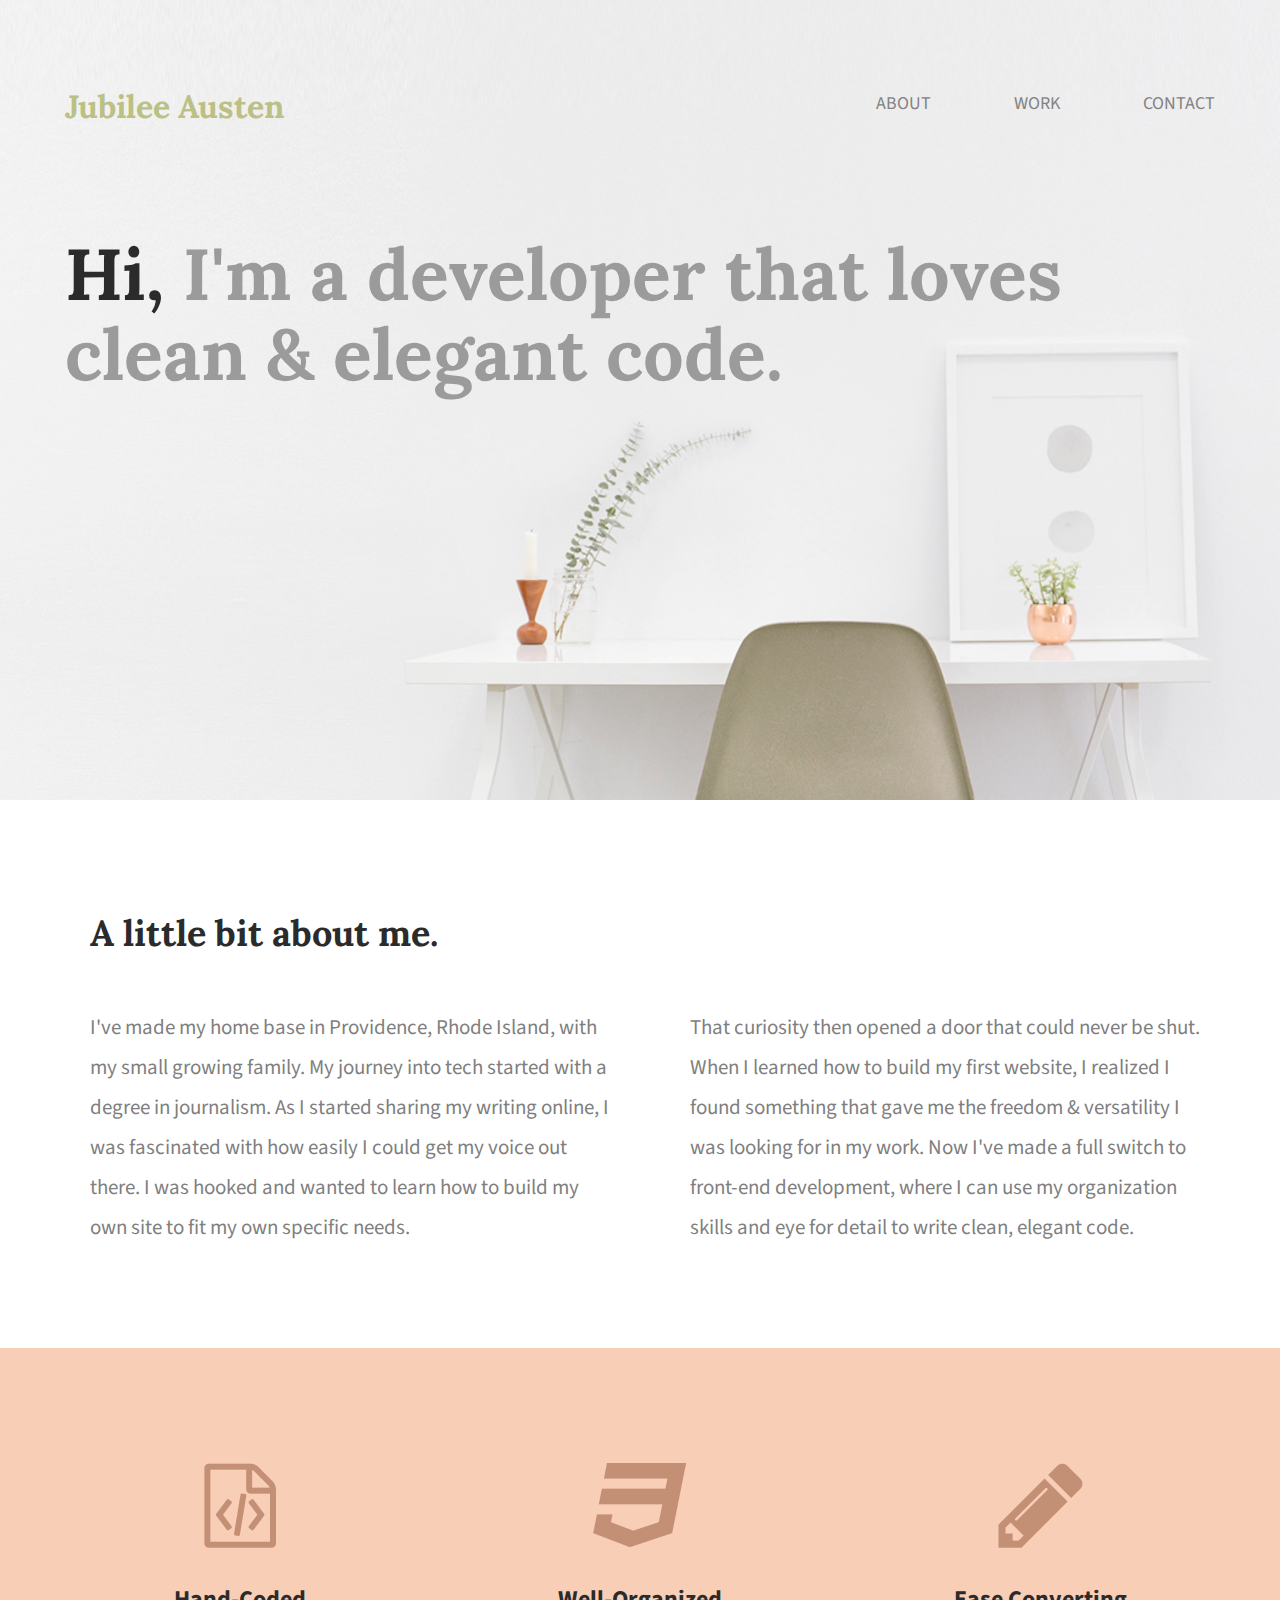
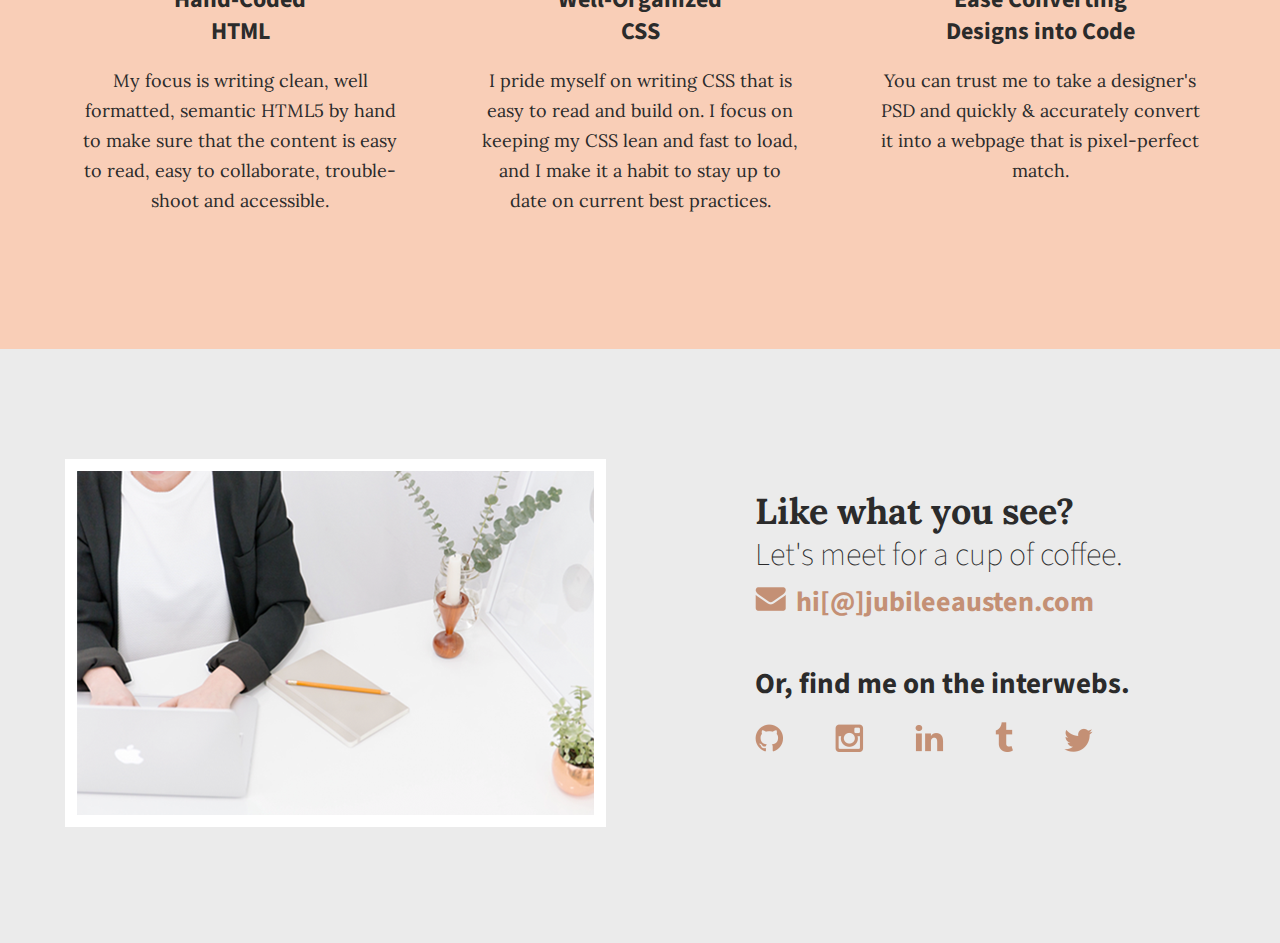
<file: index.html>
<!doctype html>
<html lang="en">

    <head>
        <meta charset="utf-8">
        <title>Jubilee Austen | Portfolio</title>
          <link rel="stylesheet" href="css/normalize.css">
          <link rel="stylesheet" href="css/main.css">
          <link href='https://fonts.googleapis.com/css?family=Source+Sans+Pro:400,700' rel='stylesheet' type='text/css'>
          <link href="https://fonts.googleapis.com/css2?family=Lora:wght@400;700&display=swap" rel="stylesheet">
          <link href="https://fonts.googleapis.com/css?family=Lora:400,700" rel="stylesheet" type="text/css">
    </head>

    <body>
        <header>
          <div class="full-width">
            <div class="half-width">
              <h1>Jubilee Austen</h1>
            </div>
            <div class="half-width">
              <nav>
                <ul>
                  <li><a href="#about">About</a></li>
                  <li><a href="work/index.html">Work</a></li>
                  <li><a href="#contact">Contact</a></li>
                </ul>
              </nav>
            </div>
            <h2><span>Hi, </span> I'm a developer that loves clean &amp; elegant code.</h2>
          </div>
        </header>

        <main>
            <section id="about">
              <div class="full-width">
                <h2>A little bit about me.</h2>
                <div class="half-width">
                  <p>I've made my home base in Providence, Rhode Island, with my small growing family. My journey into tech started with a degree in journalism. As I started sharing my writing online, I was fascinated with how easily I could get my voice out there. I was hooked and wanted to learn how to build my own site to fit my own specific needs.</p>
                </div>
                <div class="half-width">
                  <p>That curiosity then opened a door that could never be shut. When I learned how to build my first website, I realized I found something that gave me the freedom & versatility I was looking for in my work. Now I've made a full switch to front-end development, where I can use my organization skills and eye for detail to write clean, elegant code.</p>
                </div>
              </div>
            </section>

            <section id ="work">
              <div class="full-width">
                <div class="third-width">
                  <img src="img/html-icon.png" alt="HTML icon"/>
                  <h3>Hand-Coded HTML</h3>
                  <p>My focus is writing clean, well formatted, semantic HTML5 by hand to make sure that the content is easy to read, easy to collaborate, trouble-shoot and accessible.</p>
                </div>
                <div class="third-width">
                  <img src="img/css-icon.png" alt="CSS icon"/>
                  <h3>Well-Organized CSS</h3>
                  <p>I pride myself on writing CSS that is easy to read and build on. I focus on keeping my CSS lean and fast to load, and I make it a habit to stay up to date on current best practices.</p>
                </div>
                <div class="third-width">
                  <img src="img/pencil-icon.png" alt="Pencil Icon"/>
                  <h3>Ease Converting Designs into Code</h3>
                  <p>You can trust me to take a designer's PSD and quickly & accurately convert it into a webpage that is pixel-perfect match.</p>
                </div>
              </div>
            </section>

            <footer id ="contact">
              <div class="full-width">
                <div class="half-width">
                  <img src="img/contact-image.png" alt="Contact Image" id="contact-img"/>
                </div>
                <div class="half-width">
                  <h2>Like what you see?</h2>
                  <h3 id="email-header">Let's meet for a cup of coffee.</h3>
                  <a href="mailto:hi@jubileeausten.com"><img src="img/envelope.png" alt="Envelope" id="envelope">hi[@]jubileeausten.com </a>
                  <h3 id="socialmedia-header">Or, find me on the interwebs.</h3>
                  <ul>
                    <li><img src="img/github.png" alt="GitHub"></li>
                    <li><img src="img/instagram.png" alt="Instagram"></li>
                    <li><img src="img/linkedin.png" alt="LinkedIn"></li>
                    <li><img src="img/tumblr.png" alt="Tumblr"></li>
                    <li><img src="img/twitter.png" alt="Twitter"></li>
                  </ul>
                </div>
              </div>
            </footer>
          </main>
    </body>
</html>
</file>
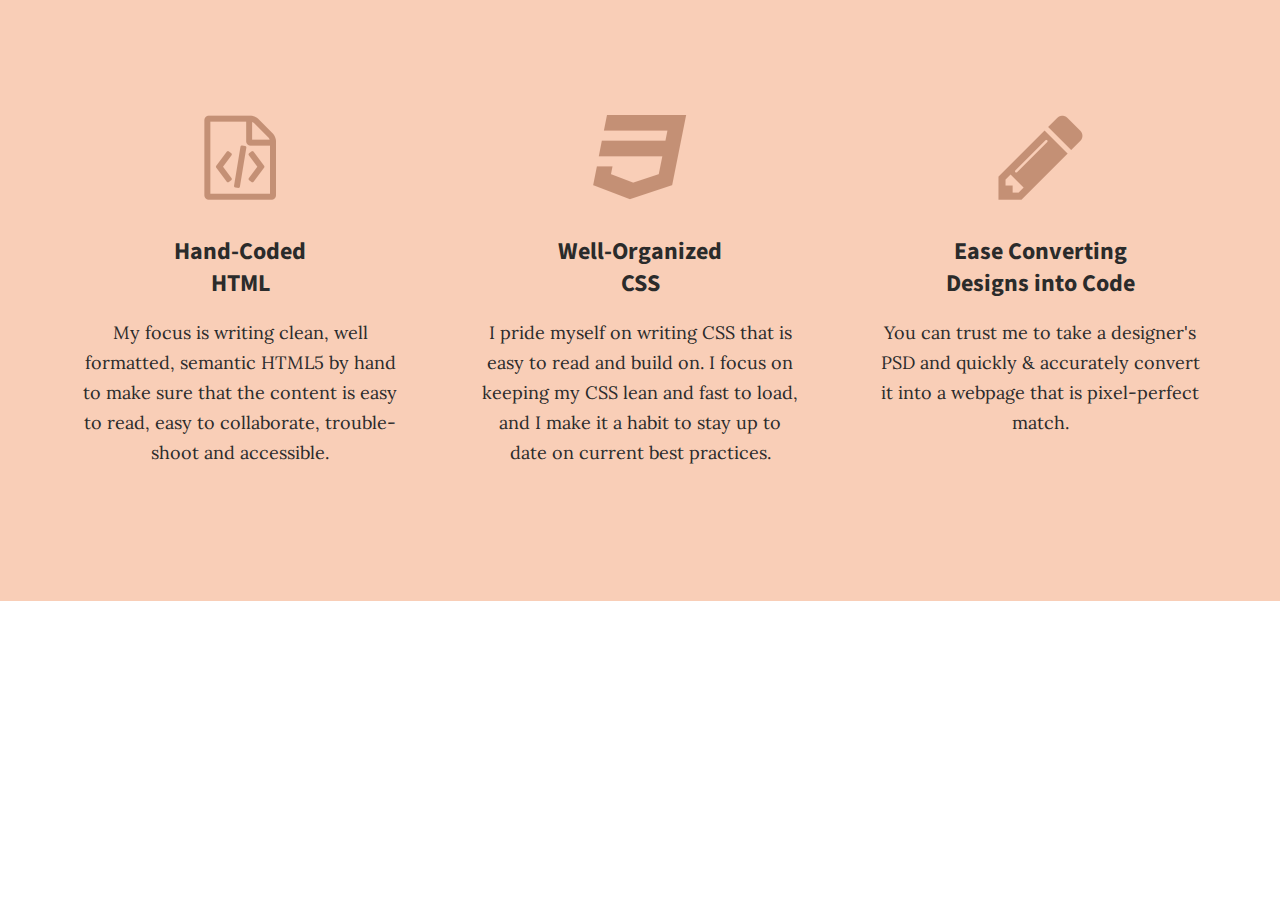
<file: work/index.html>
<!doctype html>
<html lang="en">

    <head>
        <title>Work</title>
        <meta charset="utf-8">
        <title>Jubilee Austen | Portfolio</title>
          <link rel="stylesheet" href="../css/normalize.css">
          <link rel="stylesheet" href="../css/main.css">
          <link href='https://fonts.googleapis.com/css?family=Source+Sans+Pro:400,700' rel='stylesheet' type='text/css'>
          <link href="https://fonts.googleapis.com/css2?family=Lora:wght@400;700&display=swap" rel="stylesheet">
          <link href="https://fonts.googleapis.com/css?family=Lora:400,700" rel="stylesheet" type="text/css">
    </head>

    <body>
    <section id ="work">
        <div class="full-width">
          <div class="third-width">
            <img src="../img/html-icon.png" alt="HTML icon"/>
            <h3>Hand-Coded HTML</h3>
            <p>My focus is writing clean, well formatted, semantic HTML5 by hand to make sure that the content is easy to read, easy to collaborate, trouble-shoot and accessible.</p>
          </div>
          <div class="third-width">
            <img src="../img/css-icon.png" alt="CSS icon"/>
            <h3>Well-Organized CSS</h3>
            <p>I pride myself on writing CSS that is easy to read and build on. I focus on keeping my CSS lean and fast to load, and I make it a habit to stay up to date on current best practices.</p>
          </div>
          <div class="third-width">
            <img src="../img/pencil-icon.png" alt="Pencil Icon"/>
            <h3>Ease Converting Designs into Code</h3>
            <p>You can trust me to take a designer's PSD and quickly & accurately convert it into a webpage that is pixel-perfect match.</p>
          </div>
        </div>
      </section>
    </body>
</file>
<file: css/main.css>
/***** BASE STYLES *****/

body {
  color: #2b2b2b;
  font-family: 'Source Sans Pro', sans-serif;
}

/***** GRID *****/

.full-width {
    margin: 0 auto;
    overflow: auto;
    width: 1200px;
}

.half-width {
    float: left;
    width: 600px;
}

.third-width {
    float: left;
    width: 400px;
}

/*****HEADER*****/

header {
    background: url("../img/background-clipping-mask.png");
    background-size: cover;
    background-position: center;
    height: 800px;
}

header h1 {
    color: #bbc085;
    font-family: lora;
    padding: 65px 0 65px 25px;
  }

nav {
    float: right;
    padding: 75px 25px;
}

nav ul li {
    display: inline-block;
}

nav ul li a {
    color: #828282;
    font-size: 18px;
    padding-left: 80px;
    text-transform: uppercase;
    text-decoration: none;
}

header h2 {
    clear: both;
    color: #9b9b9b;
    font-family:lora;
    font-size:72px;
    line-height:80px;
    padding: 20px 0 20px 25px;
    width: 1000px;
}

header h2 span {
    color: #2b2b2b;
}

/*****ABOUT*****/

#about .full-width {
    padding: 80px 0;
}

#about h2 {
    font-family: 'Lora', serif;
    font-size:36px;
    padding-left: 50px;
}

#about p {
    color: #7F7F7F;
    font-size:21px;
    line-height: 40px;
    padding-left:50px;
    padding-right:23px;
}

/***** WORK *****/

#work {
  background-color: #f9ceb7;
  text-align: center;
}

#work .full-width {
    padding: 115px 0;
}

#work img {
    padding-bottom: 30px;
}

#work h3 {
    font-size: 24px;
    line-height: 32px;
    margin: 0 auto;
    width:190px;
}

#work p {
    font-family:'Lora', serif;
    font-size:18px;
    line-height: 30px;
    padding: 0 40px;
}

/***** CONTACT *****/

#contact {
  background-color: #EBEBEB
}

#contact .full-width {
    padding: 110px 0;
}

#contact img#contact-img {
    border: 12px solid #ffffff;
    margin-left: 25px;
}

#contact h2, #contact #email-header, #contact #socialmedia-header, #contact ul {
    padding-left: 115px;
}

#contact #envelope {
    padding: 0 10px 0 115px;
}

#contact h2 {
    font-family: 'lora';
    font-size: 36px;
    line-height: 44px;
}

#contact #email-header{
    font-size: 32px;
    font-weight: lighter;
    line-height: 44px;
    margin: -30px 0 5px 0;
}

#contact #socialmedia-header {
    font-weight: bolder;
    font-size: 29px;
    line-height: 44px;
    margin: 40px 0 0 0;
}

#contact a {
    color: #C49075;
    font-weight:bolder;
    font-size: 28px;
    text-decoration: none;
}

#contact ul {
    list-style: none;
}

#contact ul li {
     display: inline-block;
}

#contact ul img {
    padding-right: 48px;
}
</file>
